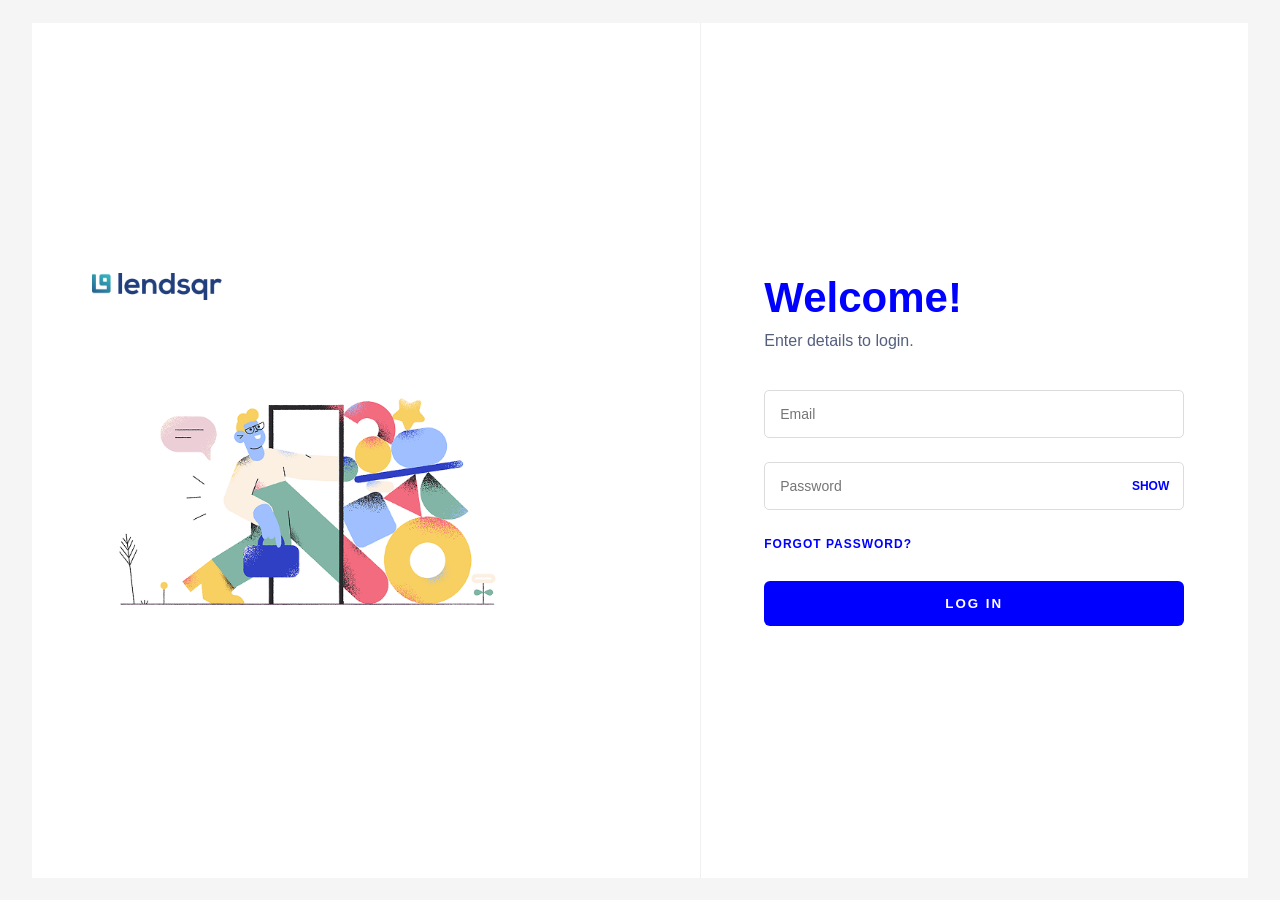
<file: index.html>
<!DOCTYPE html>
<html lang="en">

<head>
    <meta charset="UTF-8">
    <meta name="viewport" content="width=device-width, initial-scale=1.0">
    <title>Documents    </title>
    <link rel="stylesheet" href="./htmlProject/frontPage.css">
</head>

<body>

    <div class="container">


        <div class="left">

            <img src="./htmlProject/top logo.png" class="logo" alt="logo">

            <img src="./htmlProject/group pic.png" class="illustration" alt="illustration">

        </div>


        <div class="right">

            <div class="form-box">

                <h1>Welcome!</h1>

                <p class="subtitle">
                    Enter details to login.
                </p>

                <div class="input-box">
                    <input type="email" placeholder="Email">
                </div>

                <div class="input-box">
                    <input type="password" placeholder="Password">
                    <span class="show">SHOW</span>
                </div>

                <a href="#" class="forgot">
                    FORGOT PASSWORD?
                </a>
                <a href="./htmlProject/dash.html">
                <button>

                    LOG IN
                </button>
                </a>

            </div>

        </div>

    </div>

</body>

</html>
</file>
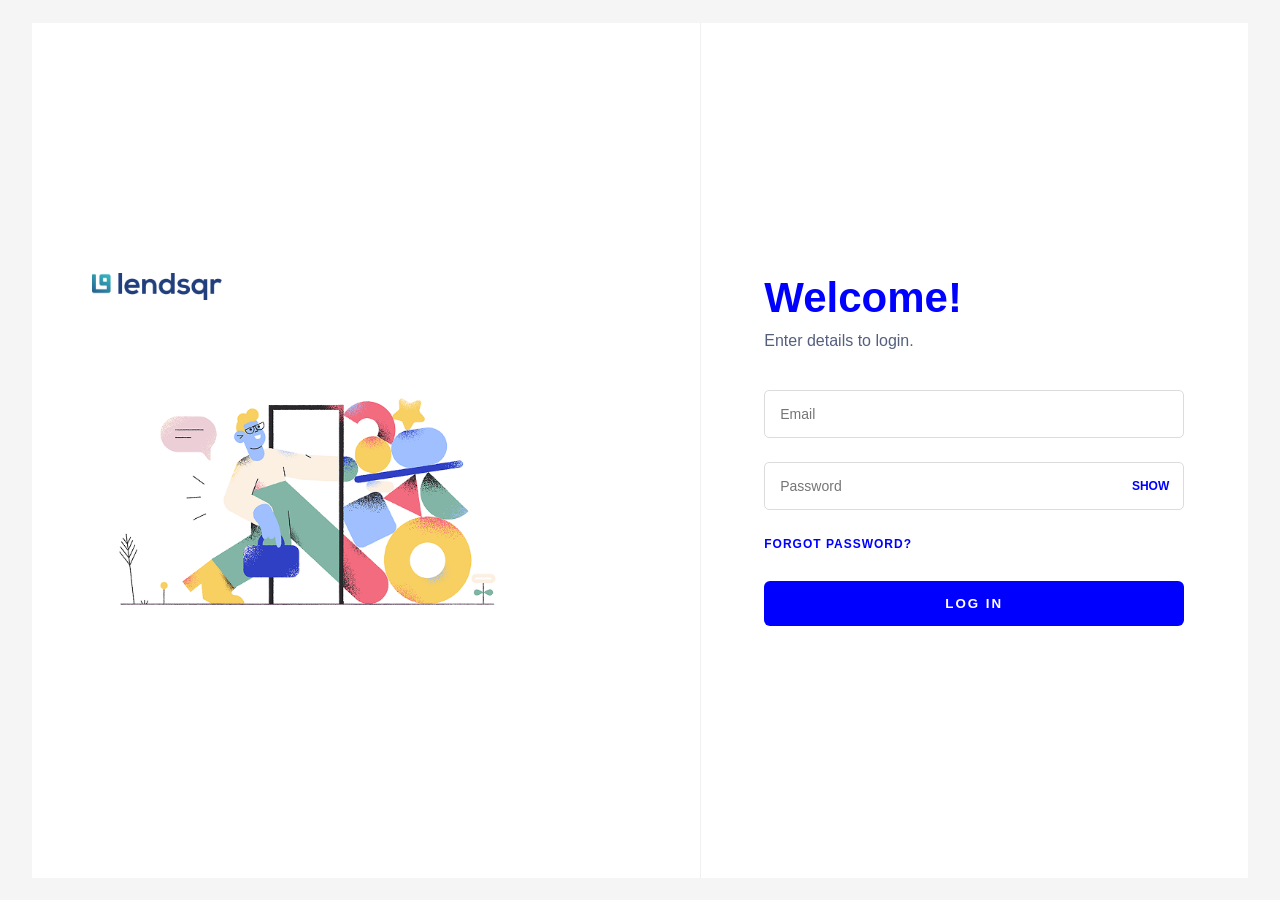
<file: frontPage/index.html>
<!DOCTYPE html>
<html lang="en">

<head>
    <meta charset="UTF-8">
    <meta name="viewport" content="width=device-width, initial-scale=1.0">
    <title>Documents    </title>
    <link rel="stylesheet" href="frontPage.css">
</head>

<body>

    <div class="container">


        <div class="left">

            <img src="./top logo.png" class="logo" alt="logo">

            <img src="./group pic.png" class="illustration" alt="illustration">

        </div>


        <div class="right">

            <div class="form-box">

                <h1>Welcome!</h1>

                <p class="subtitle">
                    Enter details to login.
                </p>

                <div class="input-box">
                    <input type="email" placeholder="Email">
                </div>

                <div class="input-box">
                    <input type="password" placeholder="Password">
                    <span class="show">SHOW</span>
                </div>

                <a href="#" class="forgot">
                    FORGOT PASSWORD?
                </a>
                <a href="../secondPage2/dash.html">
                <button>

                    LOG IN
                </button>
                </a>

            </div>

        </div>

    </div>

</body>

</html>
</file>
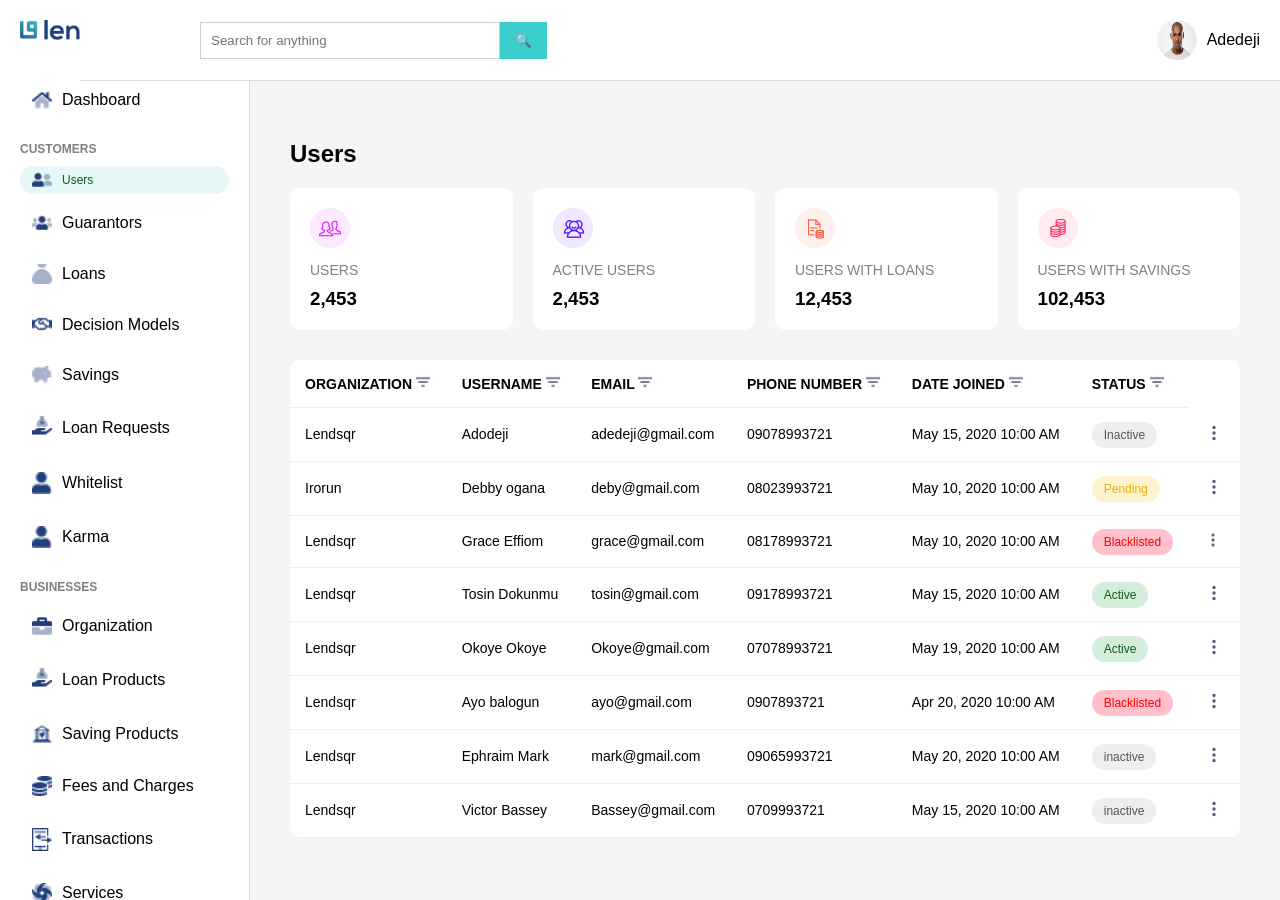
<file: htmlProject/dash.html>
<!DOCTYPE html>
<html lang="en">

<head>
    <meta charset="UTF-8">
    <meta name="viewport" content="width=device-width, initial-scale=1.0">
    <title>Documents</title>
    <link rel="stylesheet" href="dashboard.css">
</head>

<body>

    <div class="container">

        <div class="sidebar">

            <div class="logo">
                <img src="./images/top logo.png" alt="">
            </div>

            <div class="menu">

                <div class="menu-item">
                    <img src="./images/home 1.png" alt="">
                    <span>Dashboard</span>
                </div>

                <h4>CUSTOMERS</h4>

                <div class="menu-item active">
                    <img src="./images/user.png" alt="">
                    <span>Users</span>
                </div>

                <div class="menu-item">
                    <img src="./images/users 1.png" alt="">
                    <span>Guarantors</span>
                </div>

                <div class="menu-item">
                    <img src="./images/cash.png" alt="">
                    <span>Loans</span>
                </div>

                <div class="menu-item">
                    <img src="./images/handshake-regular 1.png" alt="">
                    <span>Decision Models</span>
                </div>

                <div class="menu-item">
                    <img src="./images/savings.png" alt="">
                    <span>Savings</span>
                </div>

                <div class="menu-item">
                    <img src="./images/loan.png" alt="">
                    <span>Loan Requests</span>
                </div>

                <div class="menu-item">
                    <img src="./images/Vector (2).png" alt="">
                    <span>Whitelist</span>
                </div>
                <div class="menu-item">
                    <img src="./images/Vector (2).png" alt="">
                    <span>Karma</span>
                </div>

                <h4>BUSINESSES</h4>
                <div class="menu-item">
                    <img src="./images/briefcase 1.png" alt="">
                    <span>Organization</span>
                </div>

                <div class="menu-item">
                    <img src="./images/loan.png" alt="">
                    <span>Loan Products</span>
                </div>

                <div class="menu-item">
                    <img src="./images/np_bank_148501_000000 1.png" alt="">
                    <span>Saving Products</span>
                </div>

                <div class="menu-item">
                    <img src="./images/coins-solid 1.png" alt="">
                    <span>Fees and Charges</span>
                </div>

                <div class="menu-item">
                    <img src="./images/icon.png" alt="">
                    <span>Transactions</span>
                </div>

                <div class="menu-item">
                    <img src="./images/galaxy 1.png" alt="">
                    <span>Services</span>
                </div>

                <div class="menu-item">
                    <img src="./images/user-cog 1.png" alt="">
                    <span>Service Account</span>
                </div>

                <div class="menu-item">
                    <img src="./images/scroll 1.png" alt="">
                    <span>Settlements</span>
                </div>

                <div class="menu-item">
                    <img src="./images/chart-bar 2.png" alt="">
                    <span>Reports</span>
                </div>

                <h4>SETTINGS</h4>

                <div class="menu-item">
                    <img src="./images/sliders-h 1.png" alt="">
                    <span>Preferences</span>
                </div>

                <div class="menu-item">
                    <img src="./images/badge-percent 1.png" alt="">
                    <span>Fees and pricing</span>
                </div>

                <div class="menu-item">
                    <img src="./images/clipboard-list 1.png" alt="">
                    <span>Audit Logs</span>
                </div>


            </div>

        </div>
        <div class="main">
            <div class="navbar">
               
                <div class="search-box">
                    <input type="text" placeholder="Search for anything">
                    <button>🔍</button>
                </div>

                <div class="right-nav">
                    <div class="profile">
                        <img src="./images/man.jpg" alt="">
                        <span>Adedeji</span>
                    </div>
                </div>

            </div>
            <div class="users-section">
                <h2>Users</h2>
                <div class="cards">
                    <div class="card">
                        <img src="./images/userr.png" alt="">
                        <p>USERS</p>
                        <h3>2,453</h3>
                    </div>

                    <div class="card">
                        <img src="./images/active.png" alt="">
                        <p>ACTIVE USERS</p>
                        <h3>2,453</h3>
                    </div>
                    <div class="card">
                        <img src="./images/with loans.png" alt="">
                        <p>USERS WITH LOANS</p>
                        <h3>12,453</h3>
                    </div>
                    <div class="card">
                        <img src="./images/with savings.png" alt="">
                        <p>USERS WITH SAVINGS</p>
                        <h3>102,453</h3>
                    </div>

                </div>
                <table>
                    <thead>
                        <tr>
                            <th class="table_head">
                                ORGANIZATION
                                <img src="./images/results.png" alt="">
                            </th>
                            <th class="table_head">
                                USERNAME
                                <img src="./images/results.png" alt="">
                            </th>
                            <th class="table_head">
                                EMAIL
                                <img src="./images/results.png" alt="">
                            </th>
                            <th class="table_head">
                                PHONE NUMBER
                                <img src="./images/results.png" alt="">
                            </th>
                            <th class="table_head">
                                DATE JOINED
                                <img src="./images/results.png" alt="">
                            </th>
                            <th class="table_head">
                                STATUS
                                <img src="./images/results.png" alt="">
                            </th>
                        </tr>
                    </thead>
                    <tbody>
                        <tr>
                            <td>Lendsqr</td>
                            <td>Adodeji</td>
                            <td>adedeji@gmail.com</td>
                            <td>09078993721</td>
                            <td>May 15, 2020 10:00 AM</td>
                            <td><span class="inactive">Inactive</span></td>
                            <td><img src="./images/3 dots at the end.png" alt=""></td>
                        </tr>
                        <tr>
                            <td>Irorun</td>
                            <td>Debby ogana</td>
                            <td>deby@gmail.com</td>
                            <td>08023993721</td>
                            <td>May 10, 2020 10:00 AM</td>
                            <td><span class="pending">Pending</span></td>
                            <td><img src="./images/3 dots at the end.png" alt=""></td>
                        </tr>
                        <tr>
                            <td>Lendsqr</td>
                            <td>Grace Effiom</td>
                            <td>grace@gmail.com</td>
                            <td>08178993721</td>
                            <td>May 10, 2020 10:00 AM</td>
                            <td><span class="blacklisted">Blacklisted</span></td>
                            <td>
                                <div class="dropdown">
                                    <input type="checkbox" id="dropdown1">
                                    <label for="dropdown1">
                                        <img class="dot-menu" src="./images/3 dots at the end.png" alt="">
                                    </label>
                                    <div class="dropdown-content">
                                        <a href="./userdetails.html">
                                        <img src="./images/Group (1).png" alt="">
                                        <span>View Details</span>
                                        </a>
                                        <div class="dropdown-item">
                                            <img src="./images/np_delete-friend_3248001_000000 1.png" alt="">
                                            <span>Blacklist User</span>

                                        </div>
                                        <div class="dropdown-item">
                                            <img src="./images/np_user_2995993_000000 1.png" alt="">
                                            <span>Activate User</span>

                                        </div>

                                    </div>
                                </div>
                            </td>
                        </tr>
                        <tr>
                            <td>Lendsqr</td>
                            <td>Tosin Dokunmu</td>
                            <td>tosin@gmail.com</td>
                            <td>09178993721</td>
                            <td>May 15, 2020 10:00 AM</td>
                            <td><span class="active">Active</span></td>
                            <td><img src="./images/3 dots at the end.png" alt=""></td>
                        </tr>
                        <tr>
                            <td>Lendsqr</td>
                            <td>Okoye Okoye</td>
                            <td>Okoye@gmail.com</td>
                            <td>07078993721</td>
                            <td>May 19, 2020 10:00 AM</td>
                            <td><span class="active">Active</span></td>
                            <td><img src="./images/3 dots at the end.png" alt=""></td>
                        </tr>
                        <tr>
                            <td>Lendsqr</td>
                            <td>Ayo balogun</td>
                            <td>ayo@gmail.com</td>
                            <td>0907893721</td>
                            <td>Apr 20, 2020 10:00 AM</td>
                            <td><span class="blacklisted">Blacklisted</span></td>
                            <td><img src="./images/3 dots at the end.png" alt=""></td>
                        </tr>
                        <tr>
                            <td>Lendsqr</td>
                            <td>Ephraim Mark</td>
                            <td>mark@gmail.com</td>
                            <td>09065993721</td>
                            <td>May 20, 2020 10:00 AM</td>
                            <td><span class="inactive">inactive</span></td>
                            <td><img src="./images/3 dots at the end.png" alt=""></td>
                        </tr>
                        <tr>
                            <td>Lendsqr</td>
                            <td>Victor Bassey</td>
                            <td>Bassey@gmail.com</td>
                            <td>0709993721</td>
                            <td>May 15, 2020 10:00 AM</td>
                            <td><span class="inactive">inactive</span></td>
                            <td><img src="./images/3 dots at the end.png" alt=""></td>
                        </tr>
                        

                    </tbody>
                </table>
            </div>
        </div>

    </div>

</body>

</html>
</file>
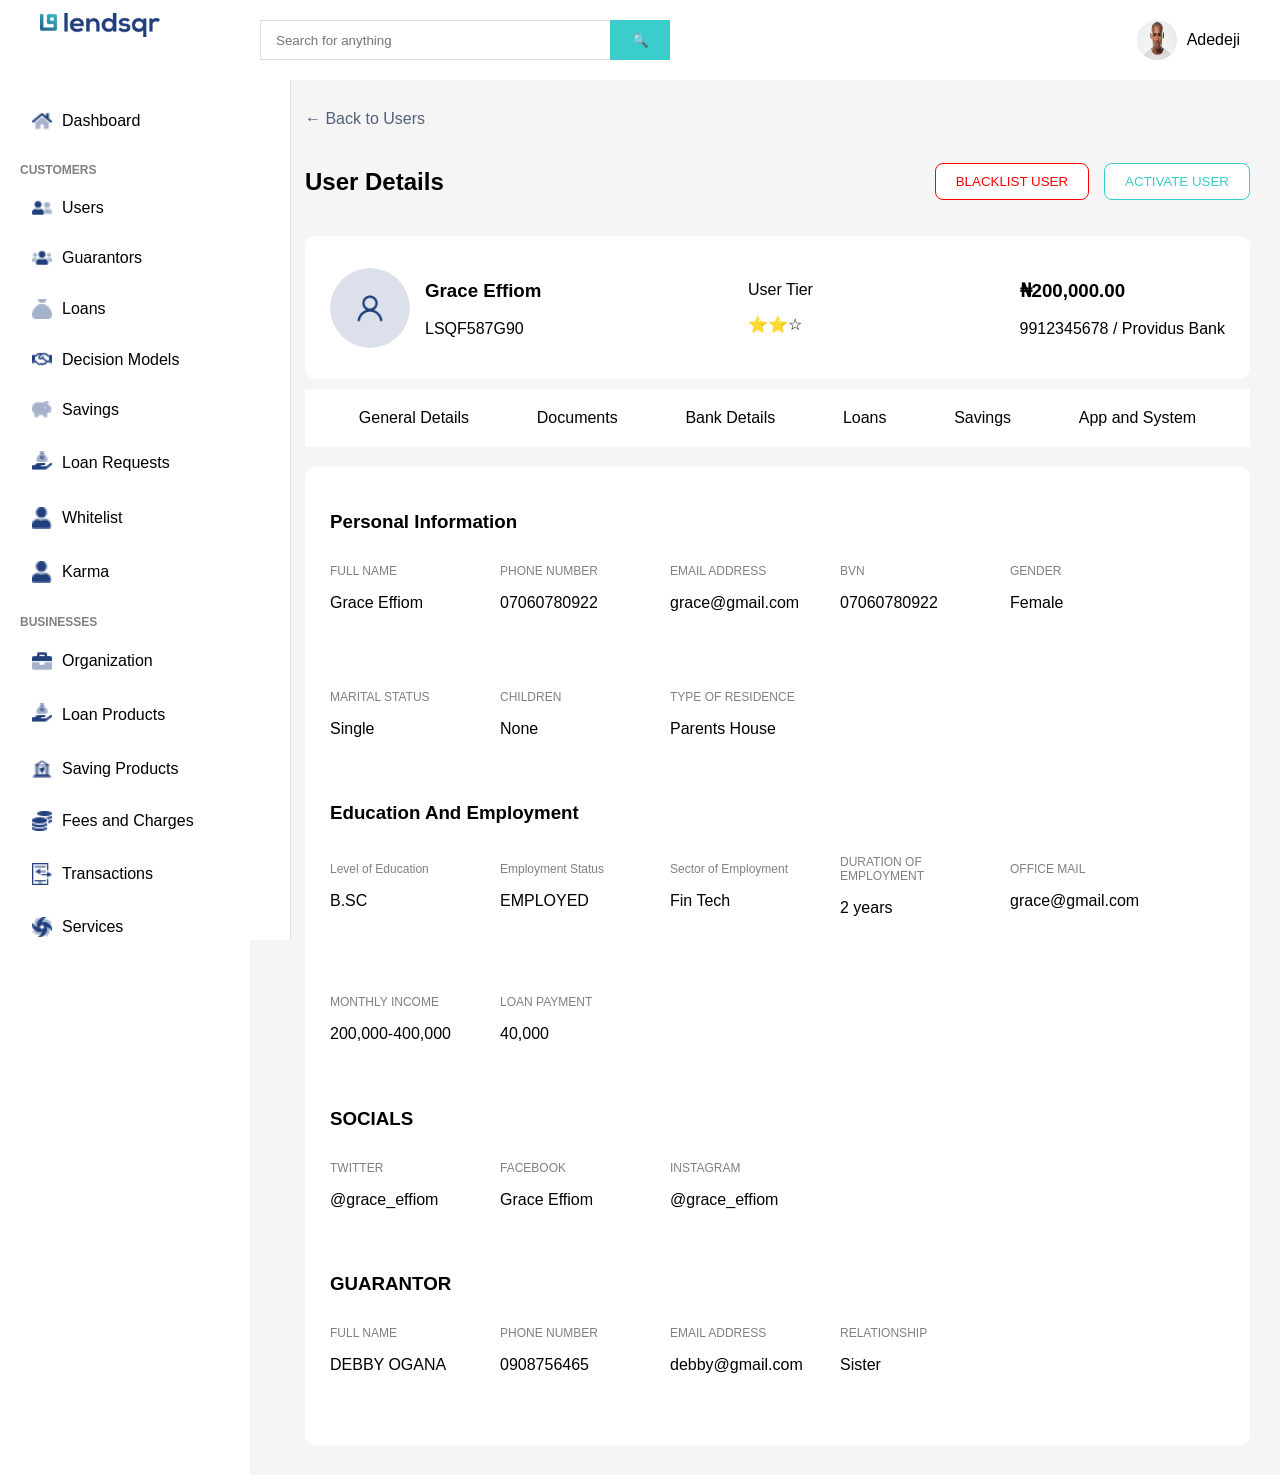
<file: htmlProject/userdetails.html>
<html lang="en">

<head>
    <meta charset="UTF-8">
    <meta name="viewport" content="width=device-width, initial-scale=1.0">
    <title>Document</title>
    <link rel="stylesheet" href="del.css">
</head>

<body>
    <nav class="navbar">
        <div class="navleft">

            <div class="logo">
                <img src="./images/top logo.png" alt="">
            </div>

            <div class="search-box">
                <input type="text" placeholder="Search for anything">
                <button>🔍</button>
            </div>

        </div>

        <div class="navright">

            <div class="profile">
                <img src="./images/man.jpg" alt="">
                <span>Adedeji</span>
            </div>

        </div>

    </nav>
    <div class="container">
        <div class="sidebar">

            <div class="menu">

                <div class="menu-item">
                    <img src="./images/home 1.png" alt="">
                    <span>Dashboard</span>
                </div>

                <h4>CUSTOMERS</h4>

                <div class="menu-item active">
                    <img src="./images/user.png" alt="">
                    <span>Users</span>
                </div>

                <div class="menu-item">
                    <img src="./images/users 1.png" alt="">
                    <span>Guarantors</span>
                </div>

                <div class="menu-item">
                    <img src="./images/cash.png" alt="">
                    <span>Loans</span>
                </div>

                <div class="menu-item">
                    <img src="./images/handshake-regular 1.png" alt="">
                    <span>Decision Models</span>
                </div>

                <div class="menu-item">
                    <img src="./images/savings.png" alt="">
                    <span>Savings</span>
                </div>

                <div class="menu-item">
                    <img src="./images/loan.png" alt="">
                    <span>Loan Requests</span>
                </div>

                <div class="menu-item">
                    <img src="./images/Vector (2).png" alt="">
                    <span>Whitelist</span>
                </div>
                <div class="menu-item">
                    <img src="./images/Vector (2).png" alt="">
                    <span>Karma</span>
                </div>

                <h4>BUSINESSES</h4>
                <div class="menu-item">
                    <img src="./images/briefcase 1.png" alt="">
                    <span>Organization</span>
                </div>

                <div class="menu-item">
                    <img src="./images/loan.png" alt="">
                    <span>Loan Products</span>
                </div>

                <div class="menu-item">
                    <img src="./images/np_bank_148501_000000 1.png" alt="">
                    <span>Saving Products</span>
                </div>

                <div class="menu-item">
                    <img src="./images/coins-solid 1.png" alt="">
                    <span>Fees and Charges</span>
                </div>

                <div class="menu-item">
                    <img src="./images/icon.png" alt="">
                    <span>Transactions</span>
                </div>

                <div class="menu-item">
                    <img src="./images/galaxy 1.png" alt="">
                    <span>Services</span>
                </div>

                <div class="menu-item">
                    <img src="./images/user-cog 1.png" alt="">
                    <span>Service Account</span>
                </div>

                <div class="menu-item">
                    <img src="./images/scroll 1.png" alt="">
                    <span>Settlements</span>
                </div>

                <div class="menu-item">
                    <img src="./images/chart-bar 2.png" alt="">
                    <span>Reports</span>
                </div>

                <h4>SETTINGS</h4>

                <div class="menu-item">
                    <img src="./images/sliders-h 1.png" alt="">
                    <span>Preferences</span>
                </div>

                <div class="menu-item">
                    <img src="./images/badge-percent 1.png" alt="">
                    <span>Fees and pricing</span>
                </div>

                <div class="menu-item">
                    <img src="./images/clipboard-list 1.png" alt="">
                    <span>Audit Logs</span>
                </div>


            </div>

        </div>
        <div class="main-content">

            <a href="./dash.html" class="back-link">← Back to Users</a>

            <div class="top-section">
                <h2>User Details</h2>

                <div class="buttons">
                    <button class="blacklist-btn">BLACKLIST USER</button>
                    <button class="activate-btn">ACTIVATE USER</button>
                </div>
            </div>

            <div class="user-card">

                <div class="user-profile">
                    <img src="./images/avatar.png" alt="">

                    <div>
                        <h3>Grace Effiom</h3>
                        <p>LSQF587G90</p>
                    </div>
                </div>

                <div class="tier">
                    <p>User Tier</p>
                    <p>⭐⭐☆</p>
                </div>

                <div class="balance">
                    <h3>₦200,000.00</h3>
                    <p>9912345678 / Providus Bank</p>
                </div>

            </div>

            <div class="tabs">
                <div>General Details</div>
                <div>Documents</div>
                <div>Bank Details</div>
                <div>Loans</div>
                <div>Savings</div>
                <div>App and System</div>
            </div>

            <div class="info-box">

                <h3>Personal Information</h3>

                <div class="info-row">

                    <div class="info-item">
                        <p class="label">FULL NAME</p>
                        <p>Grace Effiom</p>
                    </div>

                    <div class="info-item">
                        <p class="label">PHONE NUMBER</p>
                        <p>07060780922</p>
                    </div>

                    <div class="info-item">
                        <p class="label">EMAIL ADDRESS</p>
                        <p>grace@gmail.com</p>
                    </div>

                    <div class="info-item">
                        <p class="label">BVN</p>
                        <p>07060780922</p>
                    </div>

                    <div class="info-item">
                        <p class="label">GENDER</p>
                        <p>Female</p>
                    </div>
                    <div class="info-item">
                        <p class="label">MARITAL STATUS</p>
                        <P>Single</P>
                    </div>
                    <div class="info-item">
                        <p class="label">CHILDREN</p>
                        <P>None</P>
                    </div>
                    <div class="info-item">
                        <p class="label">TYPE OF RESIDENCE</p>
                        <P>Parents House</P>
                    </div>

                </div>
                <h3>Education And Employment</h3>
                <div class="info-row">
                    <div class="info-item">
                        <p class="label">Level of Education</p>
                        <p>B.SC</p>
                    </div>
                     <div class="info-item">
                        <p class="label">Employment Status</p>
                        <p>EMPLOYED</p>
                    </div>
                     <div class="info-item">
                        <p class="label">Sector of Employment</p>
                        <p>Fin Tech</p>
                    </div>
                     <div class="info-item">
                        <p class="label">DURATION OF EMPLOYMENT</p>
                        <p>2 years</p>
                    </div>
                     <div class="info-item">
                        <p class="label">OFFICE MAIL</p>
                        <p>grace@gmail.com</p>
                    </div>
                     <div class="info-item">
                        <p class="label">MONTHLY INCOME</p>
                        <p>200,000-400,000</p>
                    </div>
                     <div class="info-item">
                        <p class="label">LOAN PAYMENT</p>
                        <p>40,000</p>
                    </div>

                </div>
                <H3>SOCIALS</H3>
                <div class="info-row">
                     <div class="info-item">
                        <p class="label">TWITTER</p>
                        <p>@grace_effiom</p>
                    </div>
                     <div class="info-item">
                        <p class="label">FACEBOOK</p>
                        <p>Grace Effiom</p>
                    </div>
                     <div class="info-item">
                        <p class="label">INSTAGRAM</p>
                        <p>@grace_effiom</p>
                    </div>
                </div>
                <h3>GUARANTOR</h3>
                <div class="info-row">
                     <div class="info-item">
                        <p class="label">FULL NAME</p>
                        <p>DEBBY OGANA</p>
                    </div>
                     <div class="info-item">
                        <p class="label">PHONE NUMBER</p>
                        <p>0908756465</p>
                    </div>
                     <div class="info-item">
                        <p class="label">EMAIL ADDRESS</p>
                        <p>debby@gmail.com</p>
                    </div>
                     <div class="info-item">
                        <p class="label">RELATIONSHIP</p>
                        <p>Sister</p>
                    </div>
                </div>

            </div>

        </div>



    </div>
</body>

</html>
</file>
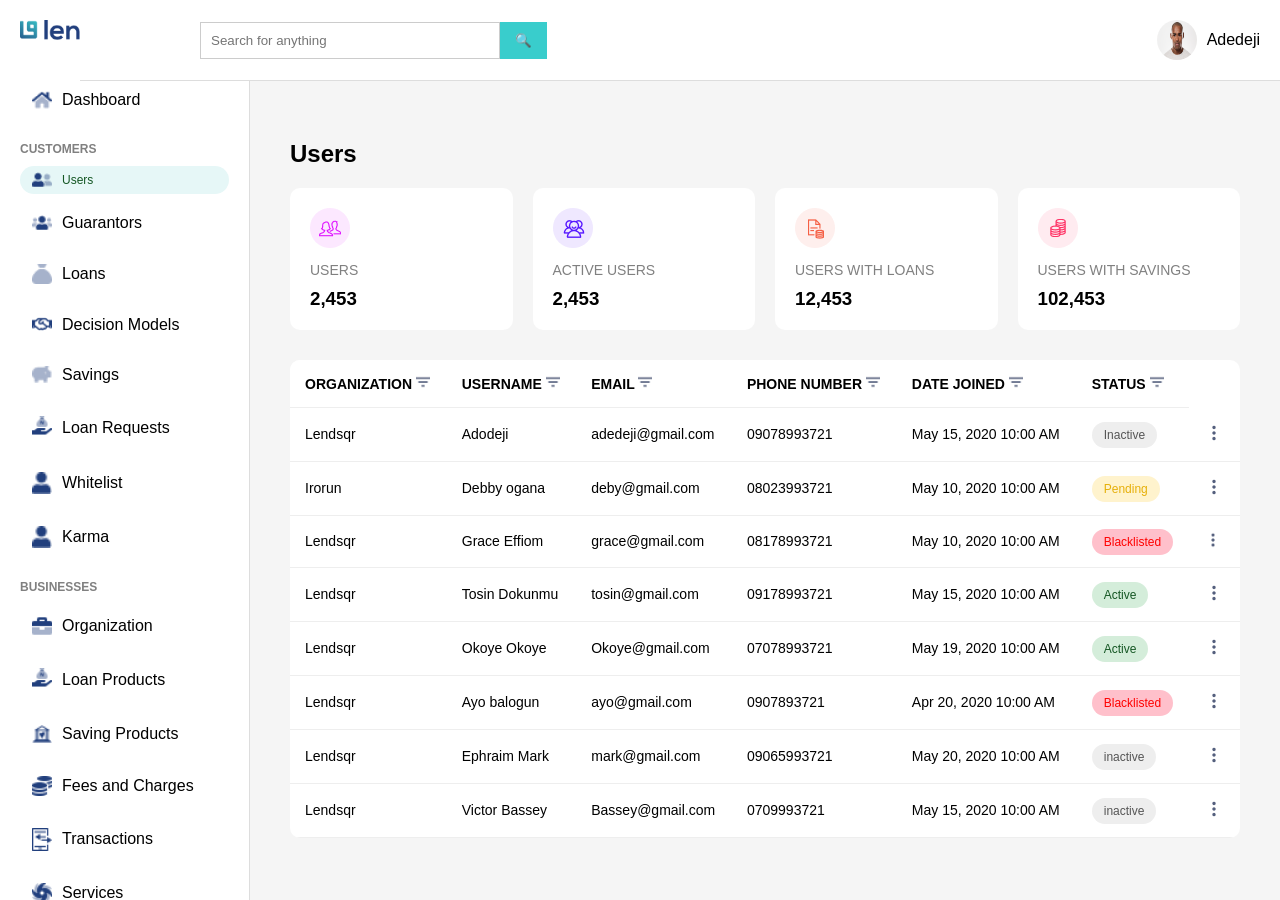
<file: secondPage2/dash.html>
<!DOCTYPE html>
<html lang="en">

<head>
    <meta charset="UTF-8">
    <meta name="viewport" content="width=device-width, initial-scale=1.0">
    <title>Documents</title>
    <link rel="stylesheet" href="dashboard.css">
</head>

<body>

    <div class="container">

        <div class="sidebar">

            <div class="logo">
                <img src="./images/top logo.png" alt="">
            </div>

            <div class="menu">

                <div class="menu-item">
                    <img src="./images/home 1.png" alt="">
                    <span>Dashboard</span>
                </div>

                <h4>CUSTOMERS</h4>

                <div class="menu-item active">
                    <img src="./images/user.png" alt="">
                    <span>Users</span>
                </div>

                <div class="menu-item">
                    <img src="./images/users 1.png" alt="">
                    <span>Guarantors</span>
                </div>

                <div class="menu-item">
                    <img src="./images/cash.png" alt="">
                    <span>Loans</span>
                </div>

                <div class="menu-item">
                    <img src="./images/handshake-regular 1.png" alt="">
                    <span>Decision Models</span>
                </div>

                <div class="menu-item">
                    <img src="./images/savings.png" alt="">
                    <span>Savings</span>
                </div>

                <div class="menu-item">
                    <img src="./images/loan.png" alt="">
                    <span>Loan Requests</span>
                </div>

                <div class="menu-item">
                    <img src="./images/Vector (2).png" alt="">
                    <span>Whitelist</span>
                </div>
                <div class="menu-item">
                    <img src="./images/Vector (2).png" alt="">
                    <span>Karma</span>
                </div>

                <h4>BUSINESSES</h4>
                <div class="menu-item">
                    <img src="./images/briefcase 1.png" alt="">
                    <span>Organization</span>
                </div>

                <div class="menu-item">
                    <img src="./images/loan.png" alt="">
                    <span>Loan Products</span>
                </div>

                <div class="menu-item">
                    <img src="./images/np_bank_148501_000000 1.png" alt="">
                    <span>Saving Products</span>
                </div>

                <div class="menu-item">
                    <img src="./images/coins-solid 1.png" alt="">
                    <span>Fees and Charges</span>
                </div>

                <div class="menu-item">
                    <img src="./images/icon.png" alt="">
                    <span>Transactions</span>
                </div>

                <div class="menu-item">
                    <img src="./images/galaxy 1.png" alt="">
                    <span>Services</span>
                </div>

                <div class="menu-item">
                    <img src="./images/user-cog 1.png" alt="">
                    <span>Service Account</span>
                </div>

                <div class="menu-item">
                    <img src="./images/scroll 1.png" alt="">
                    <span>Settlements</span>
                </div>

                <div class="menu-item">
                    <img src="./images/chart-bar 2.png" alt="">
                    <span>Reports</span>
                </div>

                <h4>SETTINGS</h4>

                <div class="menu-item">
                    <img src="./images/sliders-h 1.png" alt="">
                    <span>Preferences</span>
                </div>

                <div class="menu-item">
                    <img src="./images/badge-percent 1.png" alt="">
                    <span>Fees and pricing</span>
                </div>

                <div class="menu-item">
                    <img src="./images/clipboard-list 1.png" alt="">
                    <span>Audit Logs</span>
                </div>


            </div>

        </div>
        <div class="main">
            <div class="navbar">
               
                <div class="search-box">
                    <input type="text" placeholder="Search for anything">
                    <button>🔍</button>
                </div>

                <div class="right-nav">
                    <div class="profile">
                        <img src="./images/man.jpg" alt="">
                        <span>Adedeji</span>
                    </div>
                </div>

            </div>
            <div class="users-section">
                <h2>Users</h2>
                <div class="cards">
                    <div class="card">
                        <img src="./images/userr.png" alt="">
                        <p>USERS</p>
                        <h3>2,453</h3>
                    </div>

                    <div class="card">
                        <img src="./images/active.png" alt="">
                        <p>ACTIVE USERS</p>
                        <h3>2,453</h3>
                    </div>
                    <div class="card">
                        <img src="./images/with loans.png" alt="">
                        <p>USERS WITH LOANS</p>
                        <h3>12,453</h3>
                    </div>
                    <div class="card">
                        <img src="./images/with savings.png" alt="">
                        <p>USERS WITH SAVINGS</p>
                        <h3>102,453</h3>
                    </div>

                </div>
                <table>
                    <thead>
                        <tr>
                            <th class="table_head">
                                ORGANIZATION
                                <img src="./images/results.png" alt="">
                            </th>
                            <th class="table_head">
                                USERNAME
                                <img src="./images/results.png" alt="">
                            </th>
                            <th class="table_head">
                                EMAIL
                                <img src="./images/results.png" alt="">
                            </th>
                            <th class="table_head">
                                PHONE NUMBER
                                <img src="./images/results.png" alt="">
                            </th>
                            <th class="table_head">
                                DATE JOINED
                                <img src="./images/results.png" alt="">
                            </th>
                            <th class="table_head">
                                STATUS
                                <img src="./images/results.png" alt="">
                            </th>
                        </tr>
                    </thead>
                    <tbody>
                        <tr>
                            <td>Lendsqr</td>
                            <td>Adodeji</td>
                            <td>adedeji@gmail.com</td>
                            <td>09078993721</td>
                            <td>May 15, 2020 10:00 AM</td>
                            <td><span class="inactive">Inactive</span></td>
                            <td><img src="./images/3 dots at the end.png" alt=""></td>
                        </tr>
                        <tr>
                            <td>Irorun</td>
                            <td>Debby ogana</td>
                            <td>deby@gmail.com</td>
                            <td>08023993721</td>
                            <td>May 10, 2020 10:00 AM</td>
                            <td><span class="pending">Pending</span></td>
                            <td><img src="./images/3 dots at the end.png" alt=""></td>
                        </tr>
                        <tr>
                            <td>Lendsqr</td>
                            <td>Grace Effiom</td>
                            <td>grace@gmail.com</td>
                            <td>08178993721</td>
                            <td>May 10, 2020 10:00 AM</td>
                            <td><span class="blacklisted">Blacklisted</span></td>
                            <td>
                                <div class="dropdown">
                                    <input type="checkbox" id="dropdown1">
                                    <label for="dropdown1">
                                        <img class="dot-menu" src="./images/3 dots at the end.png" alt="">
                                    </label>
                                    <div class="dropdown-content">
                                        <a href="../thirdPage/userdetails.html">
                                        <img src="./images/Group (1).png" alt="">
                                        <span>View Details</span>
                                        </a>
                                        <div class="dropdown-item">
                                            <img src="./images/np_delete-friend_3248001_000000 1.png" alt="">
                                            <span>Blacklist User</span>

                                        </div>
                                        <div class="dropdown-item">
                                            <img src="./images/np_user_2995993_000000 1.png" alt="">
                                            <span>Activate User</span>

                                        </div>

                                    </div>
                                </div>
                            </td>
                        </tr>
                        <tr>
                            <td>Lendsqr</td>
                            <td>Tosin Dokunmu</td>
                            <td>tosin@gmail.com</td>
                            <td>09178993721</td>
                            <td>May 15, 2020 10:00 AM</td>
                            <td><span class="active">Active</span></td>
                            <td><img src="./images/3 dots at the end.png" alt=""></td>
                        </tr>
                        <tr>
                            <td>Lendsqr</td>
                            <td>Okoye Okoye</td>
                            <td>Okoye@gmail.com</td>
                            <td>07078993721</td>
                            <td>May 19, 2020 10:00 AM</td>
                            <td><span class="active">Active</span></td>
                            <td><img src="./images/3 dots at the end.png" alt=""></td>
                        </tr>
                        <tr>
                            <td>Lendsqr</td>
                            <td>Ayo balogun</td>
                            <td>ayo@gmail.com</td>
                            <td>0907893721</td>
                            <td>Apr 20, 2020 10:00 AM</td>
                            <td><span class="blacklisted">Blacklisted</span></td>
                            <td><img src="./images/3 dots at the end.png" alt=""></td>
                        </tr>
                        <tr>
                            <td>Lendsqr</td>
                            <td>Ephraim Mark</td>
                            <td>mark@gmail.com</td>
                            <td>09065993721</td>
                            <td>May 20, 2020 10:00 AM</td>
                            <td><span class="inactive">inactive</span></td>
                            <td><img src="./images/3 dots at the end.png" alt=""></td>
                        </tr>
                        <tr>
                            <td>Lendsqr</td>
                            <td>Victor Bassey</td>
                            <td>Bassey@gmail.com</td>
                            <td>0709993721</td>
                            <td>May 15, 2020 10:00 AM</td>
                            <td><span class="inactive">inactive</span></td>
                            <td><img src="./images/3 dots at the end.png" alt=""></td>
                        </tr>
                        

                    </tbody>
                </table>
            </div>
        </div>

    </div>

</body>

</html>
</file>
<file: htmlProject/frontPage.css>
*{
  margin:0;
  padding:0;
  box-sizing:border-box;
  font-family: Arial, sans-serif;
}

body{
  background:#f5f5f5;
  height:100vh;
  display:flex;
  justify-content:center;
  align-items:center;
}

.container{
  width:95%;
  max-width:1400px;
  height:95vh;
  background:white;
  display:flex;
}



.left{
  flex:1;
  padding:60px;
  display:flex;
  flex-direction:column;
  justify-content:center;
  border-right:1px solid #f0f0f0;
}

.logo{
  width:130px;
  margin-bottom:80px;
}

.illustration{
  width:80%;
  max-width:450px;
}



.right{
  flex:1;
  display:flex;
  justify-content:center;
  align-items:center;
}

.form-box{
  width:420px;
}

h1{
  font-size:42px;
  color:blue;
  margin-bottom:10px;
}

.subtitle{
  color:#545F7D;
  margin-bottom:40px;
  font-size:16px;
}

.input-box{
  margin-bottom:24px;
  position:relative;
}

input{
  width:100%;
  padding:15px;
  border:1px solid #dcdcdc;
  border-radius:5px;
  outline:none;
  font-size:14px;
}

.show{
  position:absolute;
  right:15px;
  top:50%;
  transform:translateY(-50%);
  color:blue;
  font-size:12px;
  font-weight:bold;
  cursor:pointer;
}

.forgot{
  display:inline-block;
  margin-bottom:30px;
  text-decoration:none;
  color:blue;
  font-size:12px;
  font-weight:bold;
  letter-spacing:1px;
}

button{
  width:100%;
  padding:15px;
  border:none;
  border-radius:6px;
  background:blue;
  color:white;
  font-weight:bold;
  cursor:pointer;
  letter-spacing:2px;
}

button:hover{
  opacity:0.9;
}
</file>
<file: frontPage/frontPage.css>
*{
  margin:0;
  padding:0;
  box-sizing:border-box;
  font-family: Arial, sans-serif;
}

body{
  background:#f5f5f5;
  height:100vh;
  display:flex;
  justify-content:center;
  align-items:center;
}

.container{
  width:95%;
  max-width:1400px;
  height:95vh;
  background:white;
  display:flex;
}



.left{
  flex:1;
  padding:60px;
  display:flex;
  flex-direction:column;
  justify-content:center;
  border-right:1px solid #f0f0f0;
}

.logo{
  width:130px;
  margin-bottom:80px;
}

.illustration{
  width:80%;
  max-width:450px;
}



.right{
  flex:1;
  display:flex;
  justify-content:center;
  align-items:center;
}

.form-box{
  width:420px;
}

h1{
  font-size:42px;
  color:blue;
  margin-bottom:10px;
}

.subtitle{
  color:#545F7D;
  margin-bottom:40px;
  font-size:16px;
}

.input-box{
  margin-bottom:24px;
  position:relative;
}

input{
  width:100%;
  padding:15px;
  border:1px solid #dcdcdc;
  border-radius:5px;
  outline:none;
  font-size:14px;
}

.show{
  position:absolute;
  right:15px;
  top:50%;
  transform:translateY(-50%);
  color:blue;
  font-size:12px;
  font-weight:bold;
  cursor:pointer;
}

.forgot{
  display:inline-block;
  margin-bottom:30px;
  text-decoration:none;
  color:blue;
  font-size:12px;
  font-weight:bold;
  letter-spacing:1px;
}

button{
  width:100%;
  padding:15px;
  border:none;
  border-radius:6px;
  background:blue;
  color:white;
  font-weight:bold;
  cursor:pointer;
  letter-spacing:2px;
}

button:hover{
  opacity:0.9;
}
</file>
<file: htmlProject/dashboard.css>
*{
  margin:0;
  padding:0;
  box-sizing:border-box;
  font-family:Arial, Helvetica, sans-serif;
}

body{
  background:#f5f5f5;
}

.container{
  display:flex;
}



.sidebar{
  width:250px;
  height:900px;
  background:white;
  padding:20px;
  border-right:1px solid #ddd;
  position: fixed;
  top: 0;
  left: 0;
  overflow-y: auto;
}

.logo img{
  width:120px;
  margin-bottom:30px;
}

.menu h4{
  margin:20px 0 10px;
  font-size:12px;
  color:gray;
}

.menu-item{
  display:flex;
  align-items:center;
  gap:10px;
  padding:12px;
  margin-bottom:8px;
  border-radius:8px;
  cursor:pointer;
}

.menu-item img{
  width:20px;
}

.menu-item.active,
.menu-item:hover{
  background:#e6f7f7;
}



.main{
  flex:1;
  padding:20px;
  margin-left: 250px;
  height: 100vh;
  display: flex;
  flex-direction: column;
}



.navbar{
  display:flex;
  justify-content:space-between;
  align-items:center;
  background: white;
  padding: 20px;
  position: fixed;
  top: 0;
  right: 0;
  width:1200px;
  z-index: 1000;
  border-bottom: 1px solid #ddd;
}
.navleft{
  display: flex;
  align-items: center;
  gap: 40px;
}
.search-box{
    margin-left: 100px;
}

.search-box{
  display:flex;
}

.search-box input{
  width:300px;
  padding:10px;
  border:1px solid #ccc;
  outline:none;
}

.search-box button{
  padding:10px 15px;
  border:none;
  background:#39cdcc;
  color:white;
  cursor:pointer;
}

.right-nav{
  display:flex;
  align-items:center;
  gap:20px;
}


.profile{
  display:flex;
  align-items:center;
  gap:10px;
}

.profile img{
  width:40px;
  height:40px;
  border-radius:50%;
}



.users-section h2{
  margin-bottom:20px;
}
.users-section{
    margin-top: 100px;
    padding: 20px;
    overflow-y: auto;
    height: 800px;
}



.cards{
  display:grid;
  grid-template-columns:repeat(4,1fr);
  gap:20px;
  margin-bottom:30px;
}

.card{
  background:white;
  padding:20px;
  border-radius:10px;
}

.card img{
  width:40px;
  margin-bottom:10px;
}

.card p{
  color:gray;
  font-size:14px;
}

.card h3{
  margin-top:10px;
}


table{
  width:100%;
  background:white;
  border-collapse:collapse;
  border-radius:10px;
  overflow:hidden;
}

th, td{
  padding:15px;
  text-align:left;
  border-bottom:1px solid #eee;
  font-size:14px;
}

th{
  background:white;
}

.table_head{
    align-items: center;
    gap: 8px;
}
.table_head img {
    width: 14px;
    height: 14px;
}

.inactive,
.pending,
.active{
  padding:6px 12px;
  border-radius:20px;
  font-size:12px;
}

.inactive{
  background:#eee;
  color:#555;
}

.pending{
  background:#fff3cd;
  color:#e6af0a;
}

.active{
  background:#d4edda;
  color:#155724;
}
.blacklisted{
    background: pink;
    color: red;
    padding: 6px 12px;
    border-radius: 20px;
    font-size: 12px;
}

.dropdown{
    position:relative;
}

.dropdown input{
    display:none;
}

.dot-menu{
    width:18px;
    cursor:pointer;
}

.dropdown-content{
    position:absolute;
    top:25px;
    right:0;

    width:170px;
    background:white;

    border-radius:6px;
    padding:10px;

    box-shadow:0 2px 10px rgba(0,0,0,0.1);

    display:none;

    z-index:100;
}

.dropdown-content a,
.dropdown-item{
    display:flex;
    align-items:center;
    gap:10px;

    padding:10px;
    text-decoration:none;
    color:#545f7d;

    font-size:14px;
}

.dropdown-content img{
    width:16px;
}

.dropdown-content a:hover,
.dropdown-item:hover{
    background:#f5f5f5;
    border-radius:4px;
}

.dropdown input:checked ~ .dropdown-content{
    display:block;
}
</file>
<file: htmlProject/del.css>
body{
    margin:0;
    font-family:Arial, sans-serif;
}

.navbar{
    width:100%;
    height:80px;
    background:#ffffff;
    display:flex;
    justify-content:space-between;
    align-items:center;
    padding:0 40px;
    box-sizing:border-box;
    position:fixed;
    top:0;
    left:0;
    z-index:1000;
}

.navleft{
    display:flex;
    align-items:center;
    gap:100px;
}

.navright{
    display:flex;
    align-items:center;
    gap:20px;
}

.logo img{
    width:130px;
}

.search-box{
    display:flex;
}

.search-box input{
    width:350px;
    height:40px;
    border:1px solid #ddd;
    border-right:none;
    padding-left:15px;
    outline:none;
}

.search-box button{
    width:60px;
    border:none;
    background:#39cdcc;
    color:white;
    cursor:pointer;
}

.profile{
    display:flex;
    align-items:center;
    gap:10px;
}

.profile img{
    width:40px;
    height:40px;
    border-radius:50%;
}

.container{
    display:flex;
    margin-top:80px;
}

.sidebar{
    width:250px;
    height:calc(100vh - 80px);
    background:white;
    padding:20px;
    border-right:1px solid #ddd;
    position:fixed;
    top:80px; /* below navbar */
    left:0;
    overflow-y:auto;
}

.main-content{
    margin-left:250px;
    padding:20px;
    width:100%;
}
.logo img{
  width:120px;
  margin-bottom:30px;
}

.menu h4{
  margin:20px 0 10px;
  font-size:12px;
  color:gray;
}

.menu-item{
  display:flex;
  align-items:center;
  gap:10px;
  padding:12px;
  margin-bottom:8px;
  border-radius:8px;
  cursor:pointer;
}

.menu-item img{
  width:20px;
}

.menu-item:hover{
  background:#e6f7f7;
}

.container{
    display:flex;
}

.sidebar{
    width:250px;
}

.main-content{
    flex:1;
    padding:30px;
    background:#f5f5f5;
    padding-left: 55px;
}

.back-link{
    text-decoration:none;
    color:#545f7d;
}

.top-section{
    display:flex;
    justify-content:space-between;
    align-items:center;
    margin:20px 0;
}

.buttons{
    display:flex;
    gap:15px;
}

.blacklist-btn{
    padding:10px 20px;
    border:1px solid red;
    background:white;
    color:red;
    border-radius:8px;
}

.activate-btn{
    padding:10px 20px;
    border:1px solid #39cdcc;
    background:white;
    color:#39cdcc;
    border-radius:8px;
}

.user-card{
    background:white;
    padding:25px;
    display:flex;
    justify-content:space-between;
    align-items:center;
    border-radius:10px;
    margin-top:20px;
}

.user-profile{
    display:flex;
    align-items:center;
    gap:15px;
}

.user-profile img{
    width:80px;
    height:80px;
    border-radius:50%;
}

.tabs{
    background:white;
    margin-top:10px;
    padding:20px;
    display:flex;
    justify-content:space-around;
}

.info-box{
    background:white;
    margin-top:20px;
    padding:25px;
    border-radius:10px;
    
}

.info-row{
   display: flex;
   flex-wrap: wrap;
   gap: 20px;   
   align-items: center;
}
.info-item{
    width: 150px;
    margin-bottom: 30px;
    
}

.label{
    font-size:12px;
    color:gray;
}
</file>
<file: secondPage2/dashboard.css>
*{
  margin:0;
  padding:0;
  box-sizing:border-box;
  font-family:Arial, Helvetica, sans-serif;
}

body{
  background:#f5f5f5;
}

.container{
  display:flex;
}



.sidebar{
  width:250px;
  height:900px;
  background:white;
  padding:20px;
  border-right:1px solid #ddd;
  position: fixed;
  top: 0;
  left: 0;
  overflow-y: auto;
}

.logo img{
  width:120px;
  margin-bottom:30px;
}

.menu h4{
  margin:20px 0 10px;
  font-size:12px;
  color:gray;
}

.menu-item{
  display:flex;
  align-items:center;
  gap:10px;
  padding:12px;
  margin-bottom:8px;
  border-radius:8px;
  cursor:pointer;
}

.menu-item img{
  width:20px;
}

.menu-item.active,
.menu-item:hover{
  background:#e6f7f7;
}



.main{
  flex:1;
  padding:20px;
  margin-left: 250px;
  height: 100vh;
  display: flex;
  flex-direction: column;
}



.navbar{
  display:flex;
  justify-content:space-between;
  align-items:center;
  background: white;
  padding: 20px;
  position: fixed;
  top: 0;
  right: 0;
  width:1200px;
  z-index: 1000;
  border-bottom: 1px solid #ddd;
}
.navleft{
  display: flex;
  align-items: center;
  gap: 40px;
}
.search-box{
    margin-left: 100px;
}

.search-box{
  display:flex;
}

.search-box input{
  width:300px;
  padding:10px;
  border:1px solid #ccc;
  outline:none;
}

.search-box button{
  padding:10px 15px;
  border:none;
  background:#39cdcc;
  color:white;
  cursor:pointer;
}

.right-nav{
  display:flex;
  align-items:center;
  gap:20px;
}


.profile{
  display:flex;
  align-items:center;
  gap:10px;
}

.profile img{
  width:40px;
  height:40px;
  border-radius:50%;
}



.users-section h2{
  margin-bottom:20px;
}
.users-section{
    margin-top: 100px;
    padding: 20px;
    overflow-y: auto;
    height: 800px;
}



.cards{
  display:grid;
  grid-template-columns:repeat(4,1fr);
  gap:20px;
  margin-bottom:30px;
}

.card{
  background:white;
  padding:20px;
  border-radius:10px;
}

.card img{
  width:40px;
  margin-bottom:10px;
}

.card p{
  color:gray;
  font-size:14px;
}

.card h3{
  margin-top:10px;
}


table{
  width:100%;
  background:white;
  border-collapse:collapse;
  border-radius:10px;
  overflow:hidden;
}

th, td{
  padding:15px;
  text-align:left;
  border-bottom:1px solid #eee;
  font-size:14px;
}

th{
  background:white;
}

.table_head{
    align-items: center;
    gap: 8px;
}
.table_head img {
    width: 14px;
    height: 14px;
}

.inactive,
.pending,
.active{
  padding:6px 12px;
  border-radius:20px;
  font-size:12px;
}

.inactive{
  background:#eee;
  color:#555;
}

.pending{
  background:#fff3cd;
  color:#e6af0a;
}

.active{
  background:#d4edda;
  color:#155724;
}
.blacklisted{
    background: pink;
    color: red;
    padding: 6px 12px;
    border-radius: 20px;
    font-size: 12px;
}

.dropdown{
    position:relative;
}

.dropdown input{
    display:none;
}

.dot-menu{
    width:18px;
    cursor:pointer;
}

.dropdown-content{
    position:absolute;
    top:25px;
    right:0;

    width:170px;
    background:white;

    border-radius:6px;
    padding:10px;

    box-shadow:0 2px 10px rgba(0,0,0,0.1);

    display:none;

    z-index:100;
}

.dropdown-content a,
.dropdown-item{
    display:flex;
    align-items:center;
    gap:10px;

    padding:10px;
    text-decoration:none;
    color:#545f7d;

    font-size:14px;
}

.dropdown-content img{
    width:16px;
}

.dropdown-content a:hover,
.dropdown-item:hover{
    background:#f5f5f5;
    border-radius:4px;
}

.dropdown input:checked ~ .dropdown-content{
    display:block;
}
</file>
